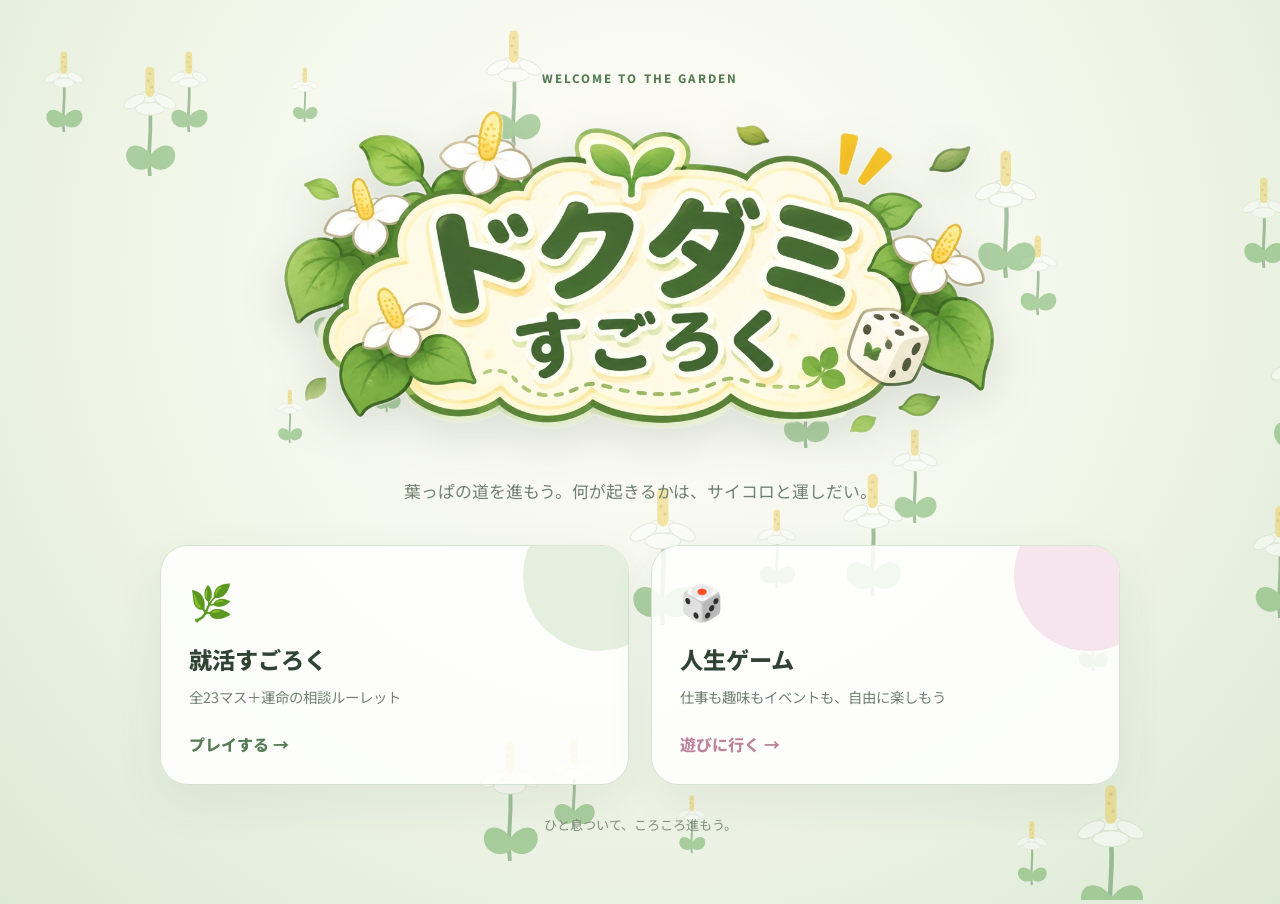
<file: index.html>
<!doctype html>
<html lang="ja">
<head>
  <meta charset="utf-8">
  <meta name="viewport" content="width=device-width,initial-scale=1">
  <meta name="theme-color" content="#edf4e7">
  <meta name="description" content="葉っぱの道を進もう。何が起きるかは、サイコロと運しだい。就活すごろくと人生すごろくが遊べる、ドクダミのすごろくゲーム。">
  <meta property="og:title" content="ドクダミすごろく">
  <meta property="og:description" content="葉っぱの道を進もう。何が起きるかは、サイコロと運しだい。">
  <meta property="og:image" content="https://dokudami-boardgame.vercel.app/ogp.jpg">
  <meta property="og:type" content="website">
  <meta property="og:url" content="https://dokudami-boardgame.vercel.app/">
  <meta name="twitter:card" content="summary_large_image">
  <title>ドクダミすごろく</title>
  <link rel="stylesheet" href="style.css">
</head>
<body class="home-page">
  <div class="garden" aria-hidden="true" id="garden"></div>
  <main class="home-shell">
    <div class="eyebrow">WELCOME TO THE GARDEN</div>
    <h1 class="logo-image-wrap"><img class="logo-image" src="logo.png" alt="ドクダミすごろく"></h1>
    <p class="home-copy">葉っぱの道を進もう。何が起きるかは、サイコロと運しだい。</p>
    <div class="mode-grid">
      <a class="mode-card job-card" href="job.html">
        <span class="mode-icon" aria-hidden="true">🌿</span>
        <span class="mode-name">就活すごろく</span>
        <span class="mode-desc">全23マス＋運命の相談ルーレット</span>
        <span class="mode-link">プレイする →</span>
      </a>
      <a class="mode-card life-card" href="life.html">
        <span class="mode-icon" aria-hidden="true">🎲</span>
        <span class="mode-name">人生ゲーム</span>
        <span class="mode-desc">仕事も趣味もイベントも、自由に楽しもう</span>
        <span class="mode-link">遊びに行く →</span>
      </a>
    </div>
    <p class="home-foot">ひと息ついて、ころころ進もう。</p>
  </main>
  <script src="app.js"></script>
</body>
</html>
</file>
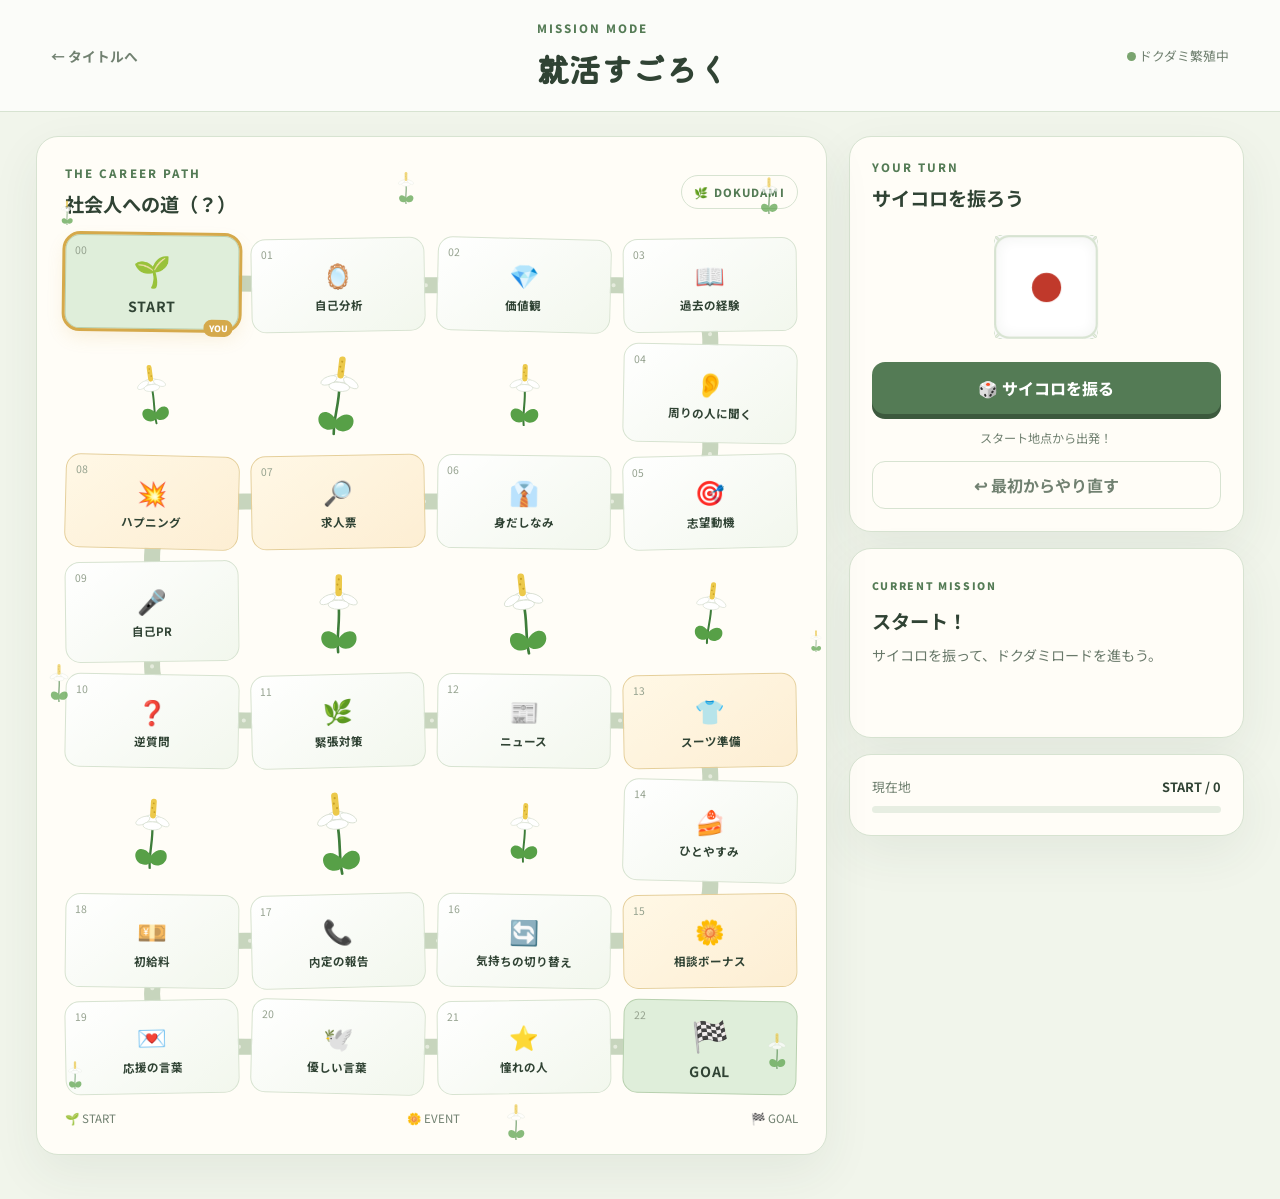
<file: job.html>
<!doctype html>
<html lang="ja">
<head>
  <meta charset="utf-8">
  <meta name="viewport" content="width=device-width,initial-scale=1">
  <meta name="theme-color" content="#edf4e7">
  <title>就活すごろく｜ドクダミすごろく</title>
  <link rel="stylesheet" href="style.css">
</head>
<body class="game-page job-page">
  <header class="game-header">
    <a class="back-link" href="index.html">← タイトルへ</a>
    <div><p class="eyebrow">MISSION MODE</p><h1>就活すごろく</h1></div>
    <div class="player-count"><span class="leaf-dot"></span> ドクダミ繁殖中</div>
  </header>
  <div class="mission-bar" id="missionBar" aria-live="polite"><span class="mission-bar-kicker">MISSION</span><strong id="missionBarTitle">スタート！</strong><span class="mission-bar-text" id="missionBarText">サイコロを振って、ドクダミロードを進もう。</span></div>
  <main class="game-layout">
    <section class="board-panel">
      <div class="board-heading"><div><p class="eyebrow">THE CAREER PATH</p><h2>社会人への道（？）</h2></div><span class="board-stamp">🌿 DOKUDAMI</span></div>
      <div class="board zigzag" id="jobBoard" aria-label="すごろく盤面"></div>
      <div class="board-legend"><span>🌱 START</span><span>🌼 EVENT</span><span>🏁 GOAL</span></div>
      <div class="board-garden" id="boardGarden" aria-hidden="true"></div>
    </section>
    <aside class="control-panel">
      <section class="dice-card">
        <p class="eyebrow">YOUR TURN</p>
        <h2>サイコロを振ろう</h2>
        <div class="dice-stage"><div class="dice-scene"><div class="dice3d" id="dice" role="img" aria-label="サイコロ"></div></div></div>
        <button class="primary-button" id="rollButton">🎲 サイコロを振る</button>
        <p class="small-note" id="turnStatus" aria-live="polite">スタート地点から出発！</p>
        <button class="ghost-button" id="resetButton" type="button">↩ 最初からやり直す</button>
      </section>
      <section class="event-card" id="eventCard" aria-live="polite">
        <span class="event-kicker">CURRENT MISSION</span>
        <h2 id="eventTitle">スタート！</h2>
        <p id="eventText">サイコロを振って、ドクダミロードを進もう。</p>
        <div id="eventActions"></div>
      </section>
      <section class="mini-status"><span>現在地</span><strong id="positionText">START / 0</strong><span class="mini-progress"><i id="progressBar"></i></span></section>
    </aside>
  </main>
  <div class="modal-backdrop" id="rouletteModal" hidden>
    <section class="roulette-modal" role="dialog" aria-modal="true" aria-labelledby="rouletteTitle">
      <button class="modal-close" id="closeRoulette" aria-label="閉じる">×</button>
      <p class="eyebrow">SUPPORT EVENT</p>
      <h2 id="rouletteTitle">支援員に相談してみた！</h2>
      <p id="rouletteLead">さて、結果は……？ ルーレットを回そう。</p>
      <div class="roulette-wheel" id="rouletteWheel" aria-hidden="true"><span>🌼</span></div>
      <button class="primary-button" id="spinButton">ルーレットを回す</button>
      <div class="roulette-result" id="rouletteResult" aria-live="polite"></div>
    </section>
  </div>
  <div class="modal-backdrop" id="missionModal" hidden>
    <section class="roulette-modal mission-modal" role="dialog" aria-modal="true" aria-labelledby="missionTitle">
      <p class="eyebrow">MISSION</p>
      <div class="mission-flower" aria-hidden="true"><svg class="dokudami-svg" viewBox="0 0 100 130"><path d="M50 128 C47 102 53 80 50 54" stroke="#3e7d3a" stroke-width="4" fill="none" stroke-linecap="round"/><path d="M51 106 C39 90 22 94 24 109 C26 122 43 127 51 118 C59 127 76 122 78 109 C80 94 63 90 51 106 Z" fill="#57a047"/><ellipse cx="50" cy="42" rx="13" ry="6" fill="#ffffff" stroke="#cfd8c8"/><ellipse cx="33" cy="47" rx="13" ry="6" transform="rotate(-28 33 47)" fill="#ffffff" stroke="#cfd8c8"/><ellipse cx="67" cy="47" rx="13" ry="6" transform="rotate(28 67 47)" fill="#ffffff" stroke="#cfd8c8"/><ellipse cx="50" cy="55" rx="16" ry="7" fill="#ffffff" stroke="#cfd8c8"/><rect x="45" y="8" width="10" height="34" rx="5" fill="#ecc94b"/><circle cx="50" cy="16" r="1.6" fill="#c9a227"/><circle cx="48" cy="24" r="1.6" fill="#c9a227"/><circle cx="52" cy="31" r="1.6" fill="#c9a227"/></svg></div>
      <h2 id="missionTitle">ミッション</h2>
      <p id="missionText"></p>
      <div id="missionActions"></div>
      <button class="primary-button" id="closeMission" type="button">すすむ</button>
    </section>
  </div>
  <button class="dice-fab" id="diceFab" type="button" aria-label="サイコロを開く">🎲</button>
  <div class="modal-backdrop" id="diceModal" hidden>
    <section class="roulette-modal dice-modal" role="dialog" aria-modal="true" aria-labelledby="diceModalTitle">
      <button class="modal-close" id="closeDiceModal" type="button" aria-label="閉じる">×</button>
      <p class="eyebrow">DICE</p>
      <h2 id="diceModalTitle">サイコロ</h2>
      <div class="dice-stage big"><div class="dice-scene big"><div class="dice3d" id="modalDice"></div></div></div>
      <button class="primary-button" id="modalRollButton" type="button">サイコロを振る</button>
    </section>
  </div>
  <script src="app.js"></script>
</body>
</html>
</file>
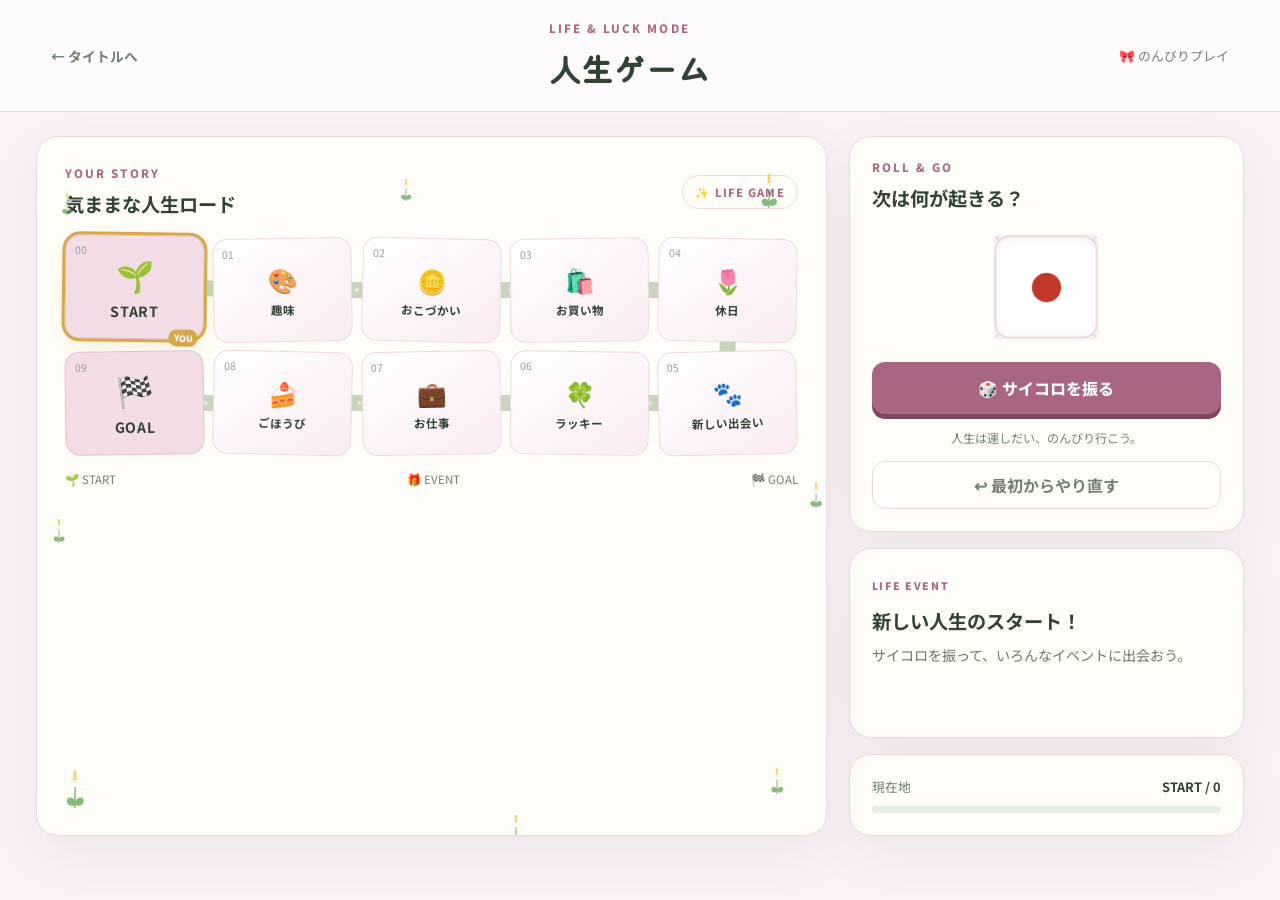
<file: life.html>
<!doctype html>
<html lang="ja">
<head>
  <meta charset="utf-8">
  <meta name="viewport" content="width=device-width,initial-scale=1">
  <meta name="theme-color" content="#f9edf3">
  <title>人生ゲーム｜ドクダミすごろく</title>
  <link rel="stylesheet" href="style.css">
</head>
<body class="game-page life-page">
  <header class="game-header">
    <a class="back-link" href="index.html">← タイトルへ</a>
    <div><p class="eyebrow">LIFE & LUCK MODE</p><h1>人生ゲーム</h1></div>
    <div class="player-count">🎀 のんびりプレイ</div>
  </header>
  <div class="mission-bar" id="lifeMissionBar" aria-live="polite"><span class="mission-bar-kicker">LIFE EVENT</span><strong id="lifeMissionBarTitle">新しい人生のスタート！</strong><span class="mission-bar-text" id="lifeMissionBarText">サイコロを振って、いろんなイベントに出会おう。</span></div>
  <main class="game-layout">
    <section class="board-panel">
      <div class="board-heading"><div><p class="eyebrow">YOUR STORY</p><h2>気ままな人生ロード</h2></div><span class="board-stamp">✨ LIFE GAME</span></div>
      <div class="board" id="lifeBoard" aria-label="人生ゲーム盤面"></div>
      <div class="board-legend"><span>🌱 START</span><span>🎁 EVENT</span><span>🏁 GOAL</span></div>
      <div class="board-garden" id="boardGarden" aria-hidden="true"></div>
    </section>
    <aside class="control-panel">
      <section class="dice-card">
        <p class="eyebrow">ROLL & GO</p><h2>次は何が起きる？</h2>
        <div class="dice-stage"><div class="dice-scene"><div class="dice3d" id="lifeDice" role="img" aria-label="サイコロ"></div></div></div>
        <button class="primary-button" id="lifeRollButton">🎲 サイコロを振る</button>
        <p class="small-note" id="lifeTurnStatus" aria-live="polite">人生は運しだい、のんびり行こう。</p>
        <button class="ghost-button" id="lifeResetButton" type="button">↩ 最初からやり直す</button>
      </section>
      <section class="event-card" aria-live="polite">
        <span class="event-kicker">LIFE EVENT</span><h2 id="lifeEventTitle">新しい人生のスタート！</h2>
        <p id="lifeEventText">サイコロを振って、いろんなイベントに出会おう。</p>
      </section>
      <section class="mini-status"><span>現在地</span><strong id="lifePositionText">START / 0</strong><span class="mini-progress"><i id="lifeProgressBar"></i></span></section>
    </aside>
  </main>
  <div class="modal-backdrop" id="lifeMissionModal" hidden>
    <section class="roulette-modal mission-modal" role="dialog" aria-modal="true" aria-labelledby="lifeMissionTitle">
      <p class="eyebrow">LIFE EVENT</p>
      <div class="mission-flower" aria-hidden="true"><svg class="dokudami-svg" viewBox="0 0 100 130"><path d="M50 128 C47 102 53 80 50 54" stroke="#3e7d3a" stroke-width="4" fill="none" stroke-linecap="round"/><path d="M51 106 C39 90 22 94 24 109 C26 122 43 127 51 118 C59 127 76 122 78 109 C80 94 63 90 51 106 Z" fill="#57a047"/><ellipse cx="50" cy="42" rx="13" ry="6" fill="#ffffff" stroke="#cfd8c8"/><ellipse cx="33" cy="47" rx="13" ry="6" transform="rotate(-28 33 47)" fill="#ffffff" stroke="#cfd8c8"/><ellipse cx="67" cy="47" rx="13" ry="6" transform="rotate(28 67 47)" fill="#ffffff" stroke="#cfd8c8"/><ellipse cx="50" cy="55" rx="16" ry="7" fill="#ffffff" stroke="#cfd8c8"/><rect x="45" y="8" width="10" height="34" rx="5" fill="#ecc94b"/><circle cx="50" cy="16" r="1.6" fill="#c9a227"/><circle cx="48" cy="24" r="1.6" fill="#c9a227"/><circle cx="52" cy="31" r="1.6" fill="#c9a227"/></svg></div>
      <h2 id="lifeMissionTitle">イベント</h2>
      <p id="lifeMissionText"></p>
      <button class="primary-button" id="closeLifeMission" type="button">すすむ</button>
    </section>
  </div>
  <button class="dice-fab" id="diceFab" type="button" aria-label="サイコロを開く">🎲</button>
  <div class="modal-backdrop" id="diceModal" hidden>
    <section class="roulette-modal dice-modal" role="dialog" aria-modal="true" aria-labelledby="diceModalTitle">
      <button class="modal-close" id="closeDiceModal" type="button" aria-label="閉じる">×</button>
      <p class="eyebrow">DICE</p>
      <h2 id="diceModalTitle">サイコロ</h2>
      <div class="dice-stage big"><div class="dice-scene big"><div class="dice3d" id="modalDice"></div></div></div>
      <button class="primary-button" id="modalRollButton" type="button">サイコロを振る</button>
    </section>
  </div>
  <script src="app.js"></script>
</body>
</html>
</file>
<file: style.css>
@import url('https://fonts.googleapis.com/css2?family=Kiwi+Maru:wght@400;500&family=Noto+Sans+JP:wght@400;500;600;700;800&display=swap');
:root{--ink:#304334;--muted:#718171;--green:#547b55;--green-dark:#365a3d;--pale:#edf4e7;--paper:#fffdf7;--line:#d7e3d1;--pink:#bd829a;--shadow:0 18px 50px #30433412}
*{box-sizing:border-box}body{margin:0;color:var(--ink);font-family:"Noto Sans JP",sans-serif;background:var(--pale);min-height:100vh}a{color:inherit;text-decoration:none}button{font:inherit;cursor:pointer}.home-page{display:flex;overflow-x:hidden;overflow-y:auto;position:relative;background:radial-gradient(ellipse at 50% 30%,#fffdf8 0,#f3f7eb 48%,#dce9d4 100%)}.garden{position:fixed;inset:0;pointer-events:none;overflow:hidden}.garden-leaf{position:absolute;width:clamp(42px,7vw,100px);opacity:.45;animation:sway 5s ease-in-out infinite alternate;transform-origin:bottom center}.home-shell{position:relative;width:min(960px,92vw);margin:auto;padding:clamp(28px,6vw,70px) 0;text-align:center}.eyebrow{font-size:.72rem;letter-spacing:.18em;font-weight:800;color:var(--green);margin:0 0 9px}.logo-title{font-family:"Kiwi Maru",serif;font-size:clamp(2.6rem,8vw,5.8rem);line-height:1.15;letter-spacing:.04em;margin:0;color:var(--green-dark);text-shadow:0 4px 0 #dce8d4}.logo-title span{display:block;font-size:.55em;letter-spacing:.2em;margin-top:8px}.home-copy{color:#718171;margin:24px 0 42px;font-size:clamp(.9rem,2vw,1.05rem)}.mode-grid{display:grid;grid-template-columns:repeat(2,minmax(0,1fr));gap:22px;text-align:left}.mode-card{position:relative;display:flex;flex-direction:column;min-height:240px;padding:28px;border:1px solid #d7e3d1;border-radius:28px;background:#ffffffd9;box-shadow:var(--shadow);transition:transform .2s,box-shadow .2s;overflow:hidden}.mode-card:before{content:"";position:absolute;width:150px;height:150px;border-radius:50%;right:-45px;top:-45px;background:#e5efdf}.mode-card:hover{transform:translateY(-5px);box-shadow:0 22px 60px #30433420}.life-card:before{background:#f6e5ec}.mode-icon{font-size:2.2rem;z-index:1}.mode-name{font-size:1.45rem;font-weight:800;margin:17px 0 8px;z-index:1}.mode-desc{font-size:.9rem;color:var(--muted);line-height:1.8;z-index:1}.mode-link{font-weight:800;color:var(--green);margin-top:auto;padding-top:22px;z-index:1}.life-card .mode-link{color:var(--pink)}.home-foot{margin:30px 0 0;color:#829080;font-size:.82rem}.game-page{background:#f1f5eb}.life-page{background:#fbf2f5;--green:#a96683;--green-dark:#70435a;--pale:#fbf2f5;--line:#eed9e2}.game-header{display:flex;align-items:center;justify-content:space-between;gap:18px;padding:20px clamp(16px,4vw,56px);border-bottom:1px solid var(--line);background:#ffffffb8}.game-header h1{font-family:"Kiwi Maru",serif;font-size:clamp(1.4rem,3vw,2rem);margin:0}.back-link{font-size:.86rem;font-weight:700;color:var(--muted)}.player-count{font-size:.8rem;color:var(--muted);white-space:nowrap}.leaf-dot{display:inline-block;width:9px;height:9px;background:#79a46f;border-radius:100%}.game-layout{display:grid;grid-template-columns:minmax(0,1.6fr) minmax(280px,.8fr);gap:22px;max-width:1440px;margin:0 auto;padding:24px clamp(12px,3vw,36px) 44px}.board-panel,.dice-card,.event-card,.mini-status{background:var(--paper);border:1px solid var(--line);border-radius:22px;box-shadow:var(--shadow)}.board-panel{padding:clamp(15px,2.4vw,28px);position:relative}.board-heading{display:flex;justify-content:space-between;align-items:center;gap:12px;margin-bottom:20px}.board-heading h2,.dice-card h2,.event-card h2{font-size:1.2rem;margin:0}.board-stamp{font-size:.7rem;letter-spacing:.1em;font-weight:800;color:var(--green);border:1px solid var(--line);border-radius:999px;padding:8px 12px}.board{display:grid;grid-template-columns:repeat(5,minmax(0,1fr));gap:9px;position:relative}.board-cell{position:relative;min-height:104px;border:1px solid var(--line);border-radius:15px;background:linear-gradient(145deg,#fff,#f2f7ed);padding:10px 8px;display:flex;flex-direction:column;align-items:center;justify-content:center;text-align:center;gap:5px;transition:transform .25s,background .25s}.life-page .board-cell{background:linear-gradient(145deg,#fff,#fbecf2);border-color:#eed9e2}.board-cell .cell-num{position:absolute;top:7px;left:9px;font-size:.65rem;color:#94a18e}.cell-emoji{font-size:1.5rem}.cell-name{font-size:.72rem;font-weight:700;line-height:1.45}.board-cell.start-cell,.board-cell.goal-cell{background:#dfeeda;border-color:#b8d1af}.life-page .board-cell.start-cell,.life-page .board-cell.goal-cell{background:#f4dce6;border-color:#e5bfd0}.board-cell.current-cell{outline:3px solid #d5a94b;transform:translateY(-3px);box-shadow:0 8px 18px #d5a94b2b}.board-cell.current-cell:after{content:"YOU";position:absolute;bottom:-8px;right:5px;background:#d5a94b;color:white;font-size:.55rem;font-weight:900;border-radius:8px;padding:2px 5px}.board-legend{display:flex;justify-content:space-between;color:var(--muted);font-size:.72rem;margin-top:16px}.control-panel{display:flex;flex-direction:column;gap:16px}.dice-card,.event-card,.mini-status{padding:22px}.dice-stage{height:150px;display:grid;place-items:center}.dice-scene{width:96px;height:96px;perspective:640px}.dice3d{position:relative;width:96px;height:96px;transform-style:preserve-3d;transition:transform .22s ease}.dice3d.tumbling{transition:transform .07s linear}.dface{position:absolute;inset:0;background:#fff;border:2px solid var(--line);border-radius:14px;display:grid;grid-template-columns:repeat(3,1fr);grid-template-rows:repeat(3,1fr);padding:11px;box-shadow:inset 0 0 12px #30433410}.dface span{display:grid}.dface span.pip:after{content:"";width:16px;height:16px;border-radius:50%;background:#3c4a3a;place-self:center}.dface.fv1 span.pip:after{width:27px;height:27px;background:#c0392b}.fv1{transform:rotateY(0deg) translateZ(48px)}.fv2{transform:rotateY(90deg) translateZ(48px)}.fv3{transform:rotateX(90deg) translateZ(48px)}.fv4{transform:rotateX(-90deg) translateZ(48px)}.fv5{transform:rotateY(-90deg) translateZ(48px)}.fv6{transform:rotateY(180deg) translateZ(48px)}.primary-button{border:0;border-radius:13px;background:var(--green);color:#fff;font-weight:800;padding:14px 18px;width:100%;box-shadow:0 5px 0 color-mix(in srgb,var(--green) 72%,#000);transition:transform .15s,filter .15s}.primary-button:hover{filter:brightness(1.06)}.primary-button:active{transform:translateY(3px);box-shadow:0 2px 0 color-mix(in srgb,var(--green) 72%,#000)}.primary-button:disabled{opacity:.5;cursor:not-allowed}.small-note{font-size:.76rem;color:var(--muted);text-align:center;margin:14px 0 0;line-height:1.7}.event-card{min-height:190px}.event-kicker{font-size:.65rem;letter-spacing:.16em;color:var(--green);font-weight:900}.event-card h2{margin:12px 0 8px}.event-card p{font-size:.88rem;line-height:1.8;color:#69796a;margin:0}.event-card #eventActions{margin-top:14px}.mini-status{display:grid;grid-template-columns:1fr auto;gap:10px;font-size:.8rem;color:var(--muted)}.mini-status strong{color:var(--ink)}.mini-progress{grid-column:1/-1;height:7px;border-radius:9px;background:#e7eee2;overflow:hidden}.mini-progress i{display:block;height:100%;width:0;background:var(--green);transition:width .35s;border-radius:9px}.modal-backdrop{position:fixed;inset:0;z-index:10;background:#203326a8;display:grid;place-items:center;padding:18px}.modal-backdrop[hidden]{display:none}.roulette-modal{position:relative;width:min(430px,100%);background:#fffdf7;border-radius:26px;padding:30px;text-align:center;box-shadow:0 24px 80px #0003}.modal-close{position:absolute;right:15px;top:12px;border:0;background:transparent;font-size:1.8rem;color:#839080}.roulette-modal h2{font-family:"Kiwi Maru",serif;margin:6px 0 10px}.roulette-modal p{color:var(--muted);font-size:.88rem;line-height:1.7}.roulette-wheel{width:155px;height:155px;margin:22px auto;border:10px solid #dfead8;border-radius:50%;display:grid;place-items:center;background:conic-gradient(#e8f0df 0 50%,#f6dce7 50% 100%);font-size:3rem;box-shadow:0 8px 0 #cbdcc2}.roulette-wheel.spinning{animation:spin .8s cubic-bezier(.2,.8,.3,1)}.roulette-result{font-size:1.05rem;font-weight:900;line-height:1.7;margin-top:16px;min-height:28px}.roulette-result.good{color:#4e8653}.roulette-result.bad{color:#b14e5c}.plant-svg{width:100%;height:100%;overflow:visible}.plant-svg path{fill:#7da574;stroke:#527b4b;stroke-width:1.5}.plant-svg .flower{fill:#fffdf7;stroke:#d9cda8;stroke-width:1}.plant-svg .center{fill:#e5bd53;stroke:#d4a742;stroke-width:1}.ghost-button{margin-top:12px;width:100%;border:1px solid var(--line);background:transparent;color:var(--muted);border-radius:13px;padding:11px 18px;font-weight:700;transition:background .15s,color .15s}
.ghost-button:hover{background:#ffffff90;color:var(--ink)}
body.ura-mode{--green:#8a4b5c;--green-dark:#4c2a38;--pale:#f3e9e2;--line:#e2ccd2;background:#f0e4de}
body.ura-mode .board-cell{background:linear-gradient(145deg,#fff,#f8eded)}
body.ura-mode .board-cell.start-cell,body.ura-mode .board-cell.goal-cell{background:#eedbdb;border-color:#d5a9b1}
.board-garden{position:absolute;inset:0;pointer-events:none;overflow:hidden;border-radius:22px;z-index:2}
.board-sprout{position:absolute;width:44px;opacity:.55;transform:scale(var(--s,.5));transform-origin:bottom center;animation:sprout .45s ease-out}
@keyframes sprout{from{transform:scale(0)}to{transform:scale(var(--s,.5))}}
.dokudami-svg{width:100%;height:auto;display:block}
.action-button{border:0;border-radius:11px;background:var(--green);color:#fff;font-weight:700;padding:10px 14px;margin:0 8px 8px 0;box-shadow:0 3px 0 color-mix(in srgb,var(--green) 72%,#000)}
.action-button.sub{background:#fff;color:var(--ink);border:1px solid var(--line);box-shadow:none}
.logo-wrap{position:relative;display:inline-block;padding:88px 148px 74px}
.logo-cloud{position:absolute;inset:0;width:100%;height:100%;z-index:0;filter:drop-shadow(0 18px 30px #7da57455)}
.logo-cloud path.cloud-outer{fill:url(#cloudGrad);fill-opacity:.94;stroke:#3f6b45;stroke-width:7}
.logo-cloud path.cloud-inner{fill:none;stroke:#e8cf8f;stroke-width:3}
.logo-flower.lf3{right:-16px;top:-32px;width:46px;transform:rotate(14deg)}
.logo-flower.lf4{left:-12px;top:-30px;width:38px;transform:rotate(-24deg)}
.logo-flower.lf5{left:15%;bottom:-24px;top:auto;width:36px;transform:rotate(165deg)}
.logo-spark{position:absolute;color:#d9a83f;z-index:2;font-size:1rem;line-height:1}
.logo-spark.s1{left:-24px;bottom:16px}
.logo-spark.s2{right:-22px;bottom:30px;font-size:.75rem}
.logo-title{position:relative;z-index:1}
.board.zigzag{grid-template-columns:repeat(4,minmax(0,1fr));gap:12px}
.board.zigzag .board-cell{min-height:94px}
.logo-flower{position:absolute;width:clamp(44px,7vw,72px);z-index:2;filter:drop-shadow(0 4px 6px #30433422)}
.logo-flower.lf1{left:-36px;top:-10px;transform:rotate(-10deg)}
.logo-flower.lf2{right:-36px;top:-10px;transform:rotate(10deg) scaleX(-1)}
.logo-title{background:linear-gradient(120deg,#365a3d 20%,#5d8a4e 55%,#a8873a 100%);-webkit-background-clip:text;background-clip:text;color:transparent;text-shadow:none;filter:drop-shadow(0 3px 0 #dce8d4)}
@media(max-width:540px){.logo-flower.lf1{left:-28px}.logo-flower.lf2{right:-28px}.logo-wrap{padding:56px 74px 48px}}
.board.spiral .board-cell{min-height:88px}
.board-cell.flower-cell{background:linear-gradient(145deg,#f4f9ec,#e6f0da);padding:6px;justify-content:center}
.board-cell.flower-cell .dokudami-svg{width:40px}
.board-cell.event-cell{background:linear-gradient(145deg,#fff8e6,#fdeed3);border-color:#e5cf9a}
body.ura-mode .board-cell.event-cell{background:linear-gradient(145deg,#f8eded,#f0dede);border-color:#d5a9b1}
.board-cell.start-cell .cell-name,.board-cell.goal-cell .cell-name{font-size:.88rem;letter-spacing:.04em}
.board-cell.start-cell .cell-emoji,.board-cell.goal-cell .cell-emoji{font-size:1.9rem}
.logo-image-wrap{margin:6px auto 0;max-width:720px}
.logo-image{display:block;width:100%;height:auto;filter:drop-shadow(0 14px 22px #30433426)}
.route-svg{position:absolute;inset:0;z-index:0;pointer-events:none;width:100%;height:100%}
.board-cell{z-index:1;transform:rotate(var(--tilt,0deg))}
.board-cell.current-cell{transform:rotate(var(--tilt,0deg)) translateY(-3px)}
.board-sprout.seed{opacity:.7}
.mission-modal .mission-flower{width:54px;margin:2px auto 4px}
.mission-modal h2{font-size:1.45rem}
.mission-modal #missionActions{margin:4px 0 14px}
.mission-modal #missionActions:empty{margin:0}
.board.zigzag .flower-cell .dokudami-svg{width:52px}
.dice-fab{display:none}
@media(max-width:850px){.dice-fab{display:grid;place-items:center;position:fixed;right:16px;bottom:16px;z-index:8;width:64px;height:64px;border-radius:50%;border:2px solid var(--line);background:var(--paper);font-size:1.7rem;box-shadow:0 10px 24px #30433430}}
.dice-stage.big{height:216px}
.dice-scene.big{width:150px;height:150px}
.dice-scene.big .dice3d{width:150px;height:150px}
.dice-scene.big .dface{border-radius:18px;padding:16px}
.dice-scene.big .dface span.pip:after{width:24px;height:24px}
.dice-scene.big .dface.fv1 span.pip:after{width:40px;height:40px}
.dice-scene.big .fv1{transform:rotateY(0deg) translateZ(75px)}
.dice-scene.big .fv2{transform:rotateY(90deg) translateZ(75px)}
.dice-scene.big .fv3{transform:rotateX(90deg) translateZ(75px)}
.dice-scene.big .fv4{transform:rotateX(-90deg) translateZ(75px)}
.dice-scene.big .fv5{transform:rotateY(-90deg) translateZ(75px)}
.dice-scene.big .fv6{transform:rotateY(180deg) translateZ(75px)}
.mission-bar{display:none}
@media(max-width:850px){.mission-bar{display:flex;gap:8px;align-items:baseline;position:sticky;top:8px;z-index:6;margin:10px 12px 0;padding:10px 14px;background:var(--paper);border:1px solid var(--line);border-radius:14px;box-shadow:var(--shadow);font-size:.8rem;line-height:1.5}.mission-bar-kicker{font-size:.6rem;letter-spacing:.14em;font-weight:900;color:var(--green);white-space:nowrap}.mission-bar-text{color:#69796a;display:-webkit-box;-webkit-line-clamp:2;-webkit-box-orient:vertical;overflow:hidden}}
@keyframes sway{from{transform:rotate(-8deg)}to{transform:rotate(8deg)}}@keyframes roll{0%{transform:rotate(0) scale(1)}30%{transform:rotate(120deg) scale(.86)}65%{transform:rotate(280deg) scale(1.08)}100%{transform:rotate(360deg) scale(1)}}@keyframes spin{from{transform:rotate(0)}to{transform:rotate(1080deg)}}@media(max-width:850px){.game-layout{grid-template-columns:1fr}.control-panel{display:grid;grid-template-columns:repeat(2,minmax(0,1fr))}.dice-card{grid-row:span 2}.game-header{flex-wrap:wrap}.board-cell{min-height:86px}}@media(max-width:540px){.mode-grid{grid-template-columns:1fr}.mode-card{min-height:190px}.home-copy{margin:18px 0 28px}.game-header{align-items:flex-start}.player-count{display:none}.game-layout{padding:12px 10px 30px}.board{gap:5px}.board-cell{min-height:72px;padding:8px 3px;border-radius:10px}.cell-emoji{font-size:1.2rem}.cell-name{font-size:.62rem}.board-stamp{display:none}.control-panel{display:flex}.dice-card,.event-card,.mini-status{padding:17px}.board-panel{padding:12px}.board-heading h2{font-size:1rem}}.board-cell.flower-cell{background:transparent;border-color:transparent;box-shadow:none}
.board.zigzag .flower-cell .dokudami-svg{width:var(--fw,60px)}
.board-cell.flower-cell .dokudami-svg{width:var(--fw,52px)}
</file>
